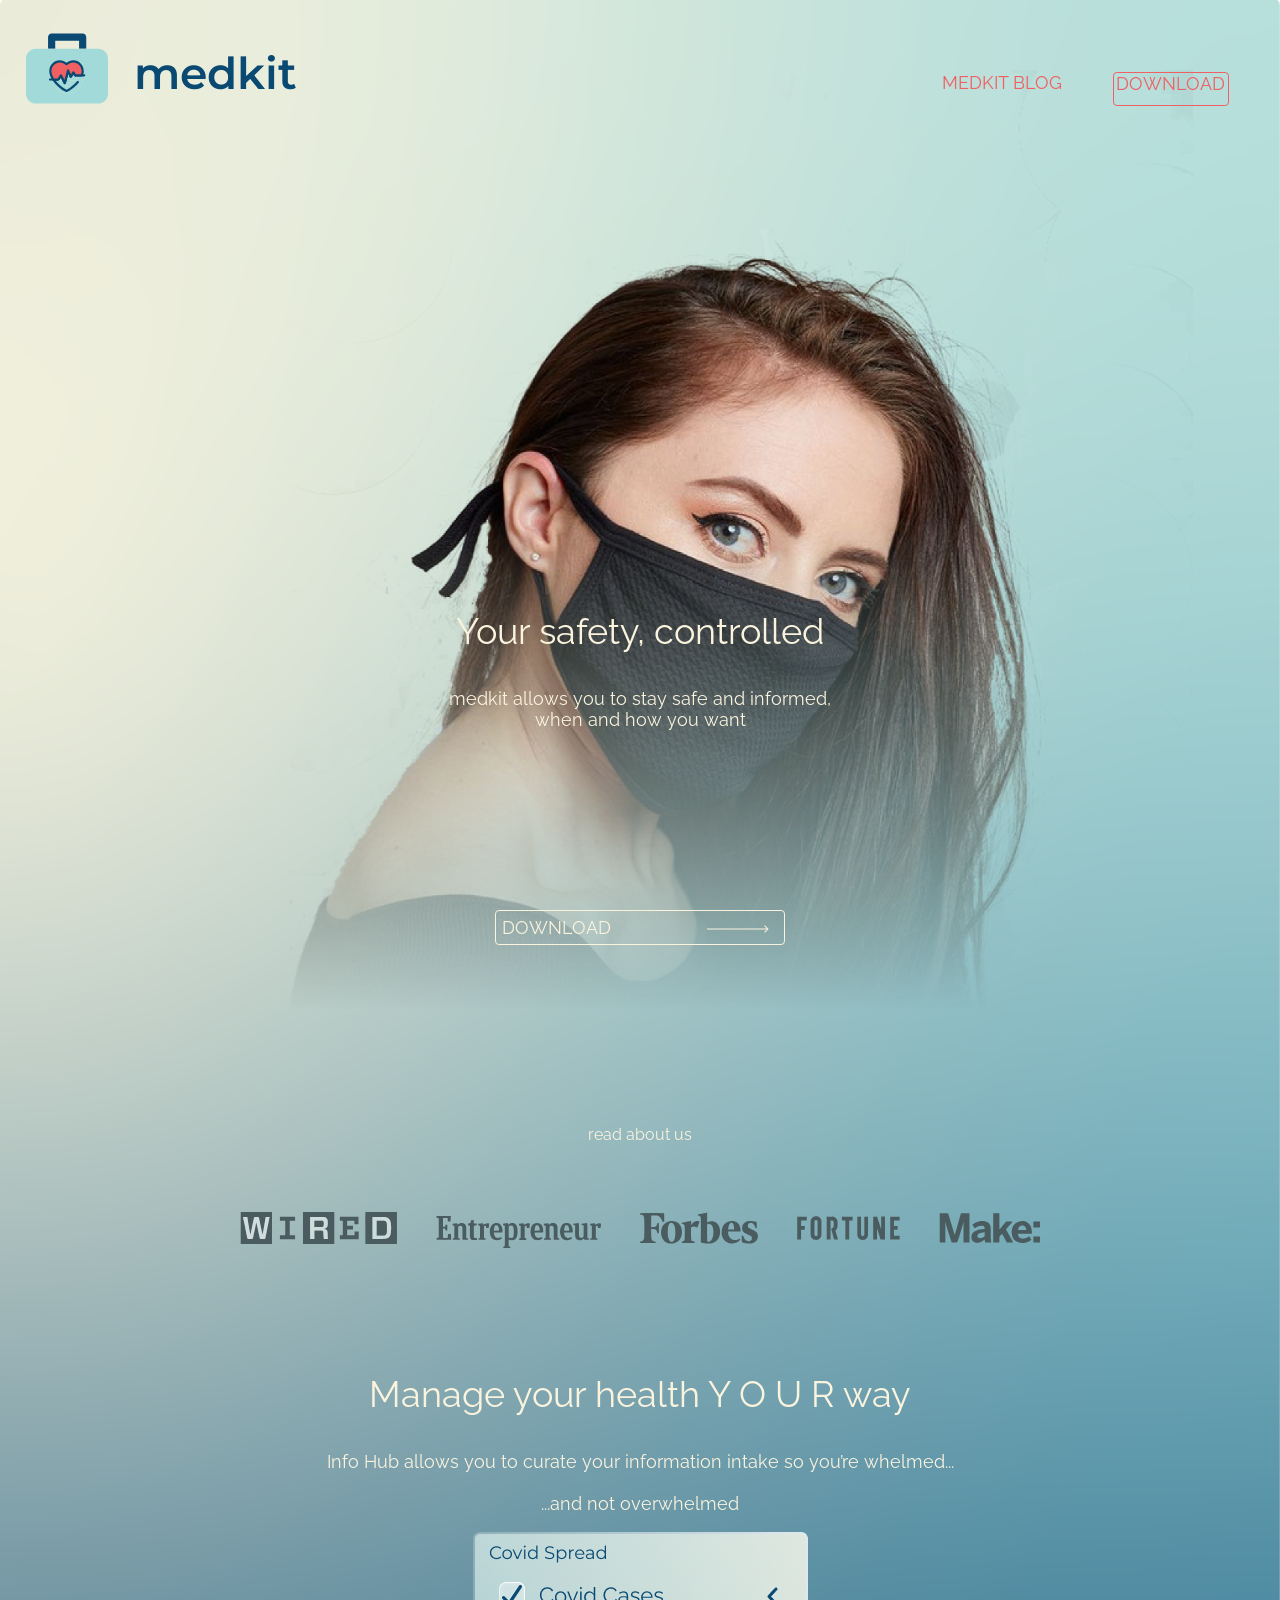
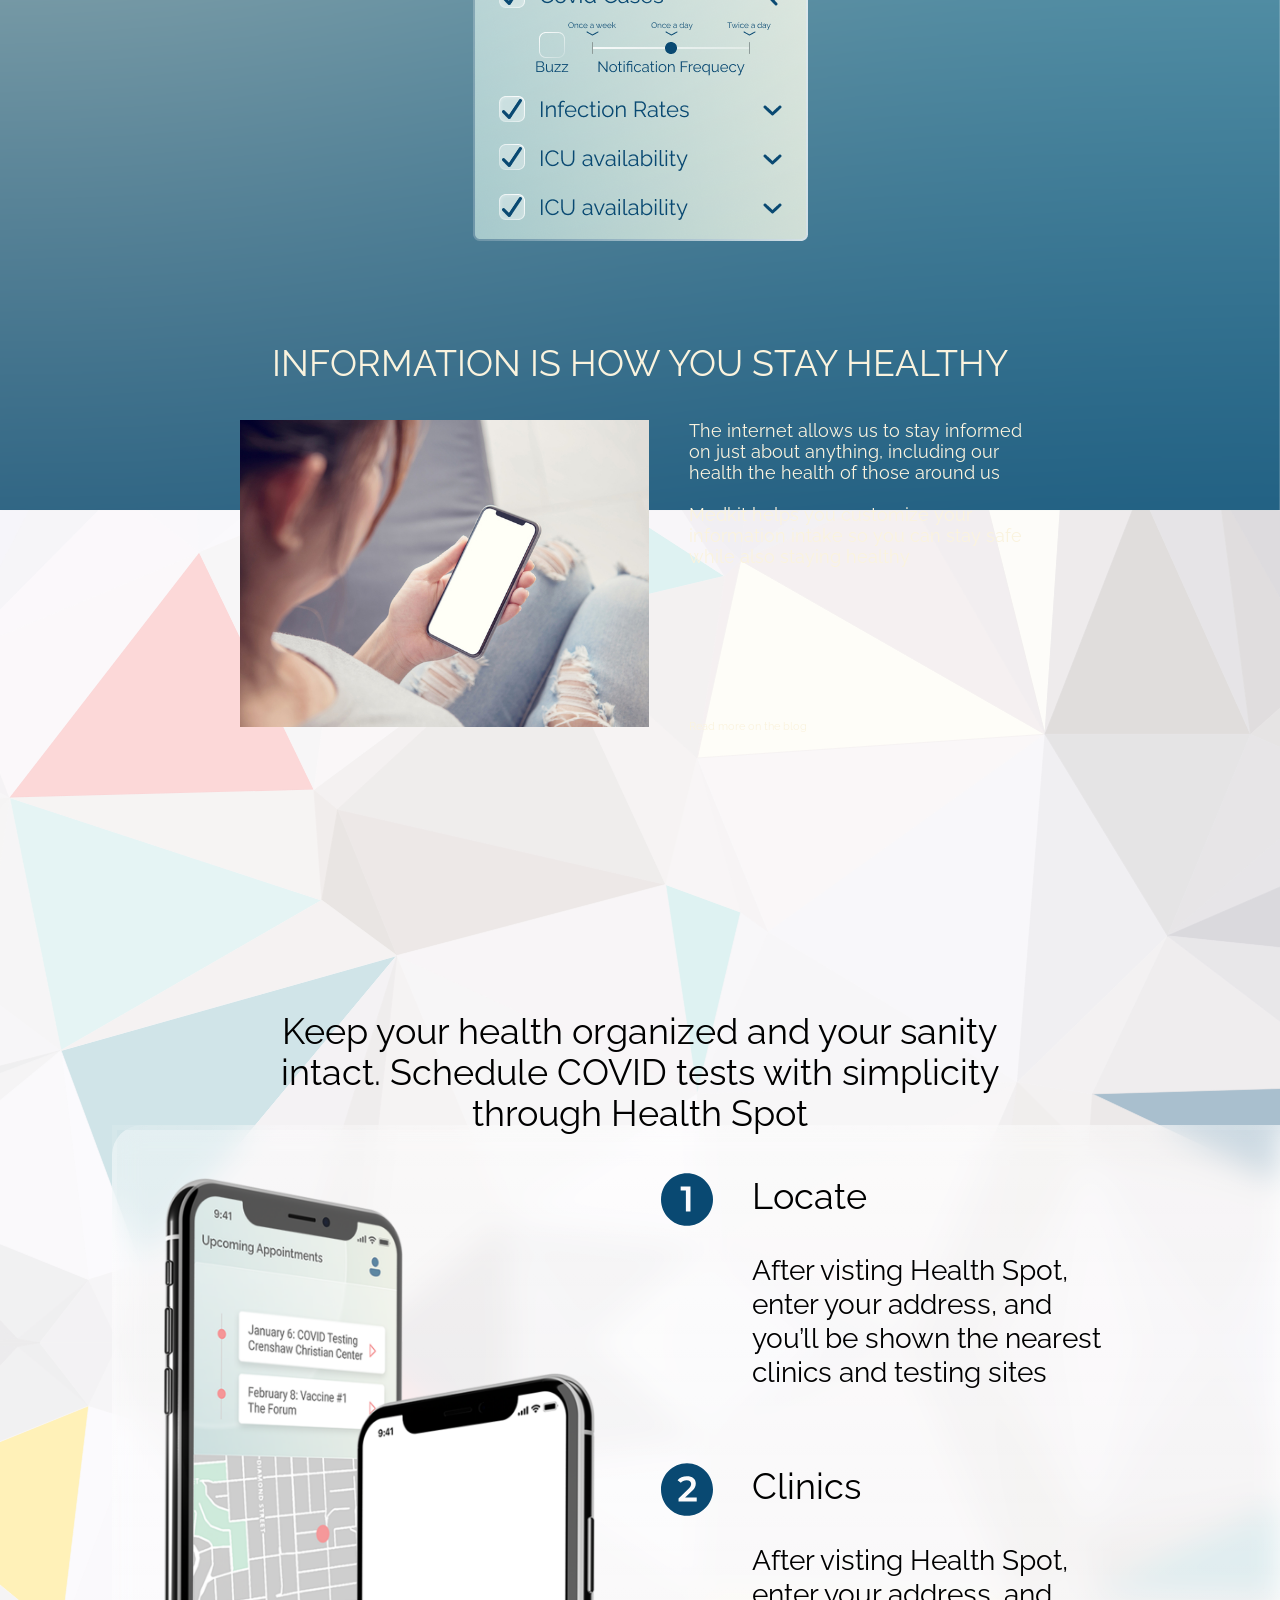
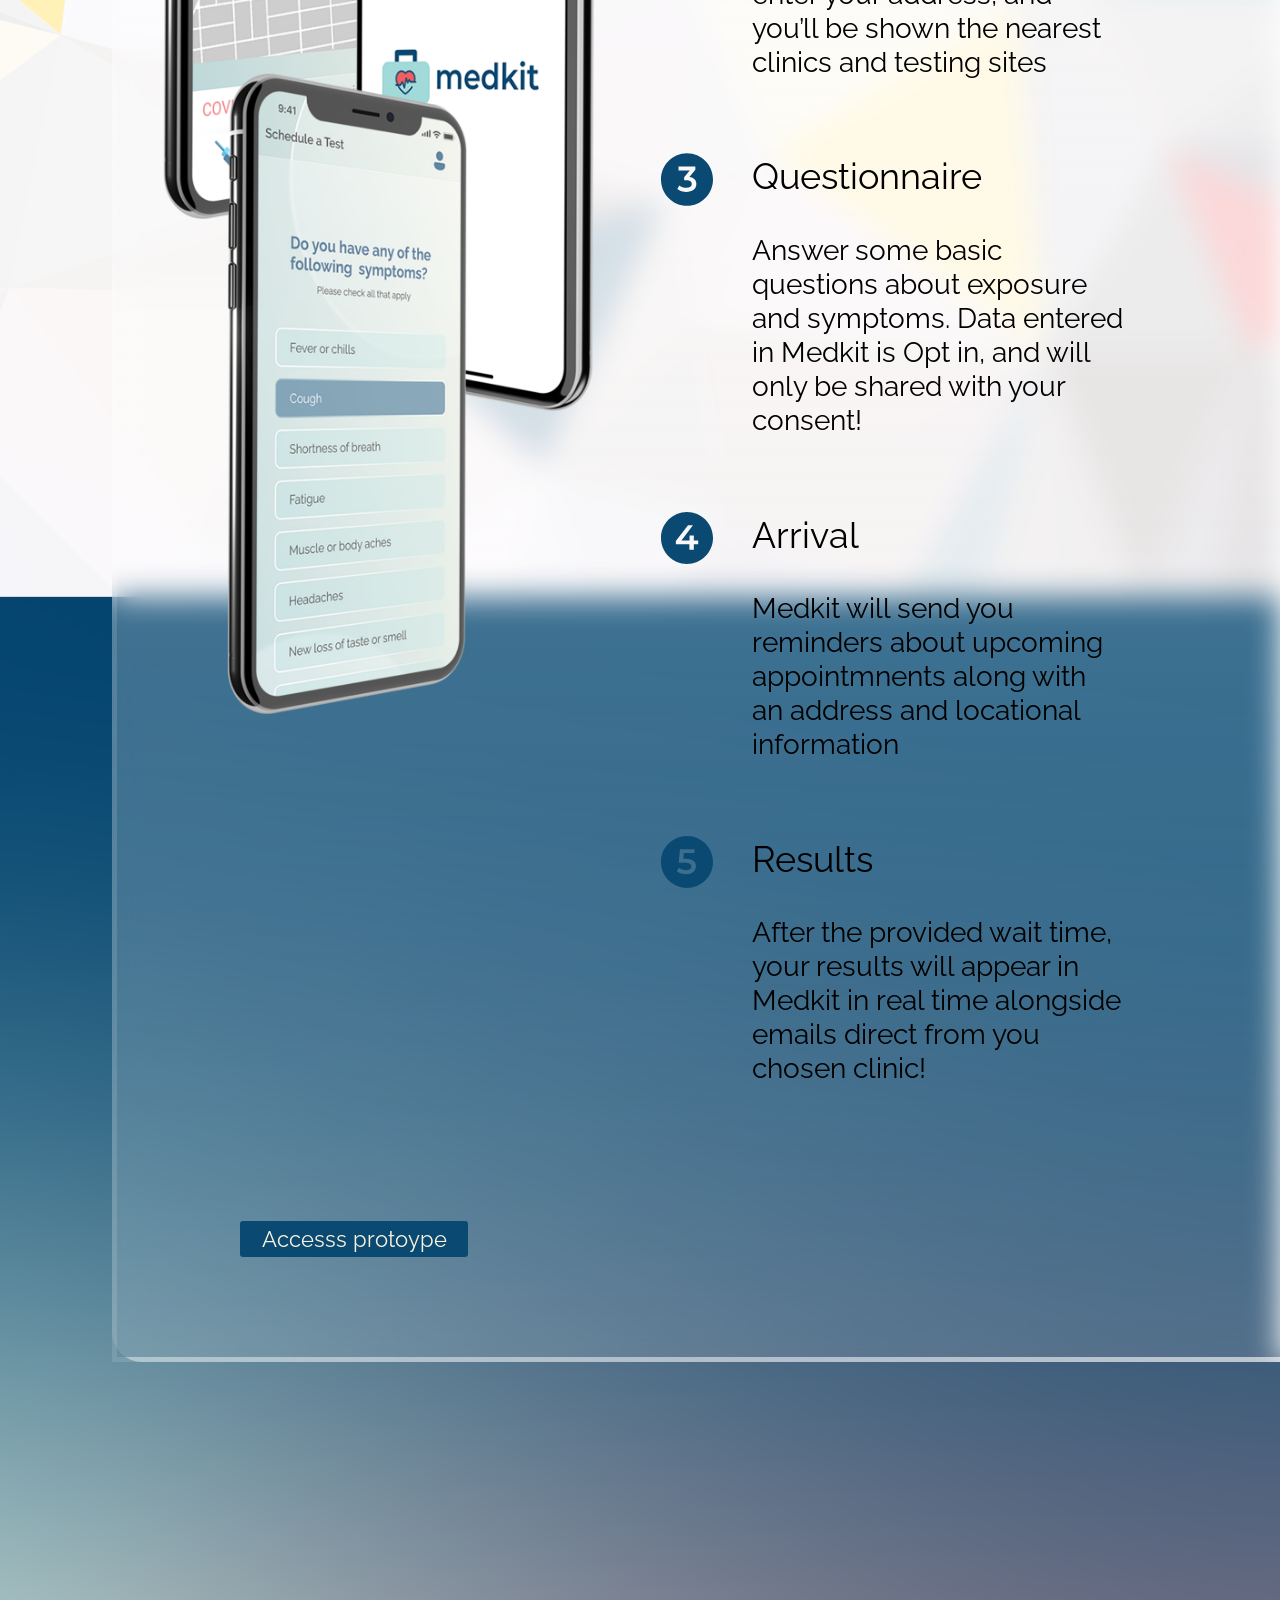
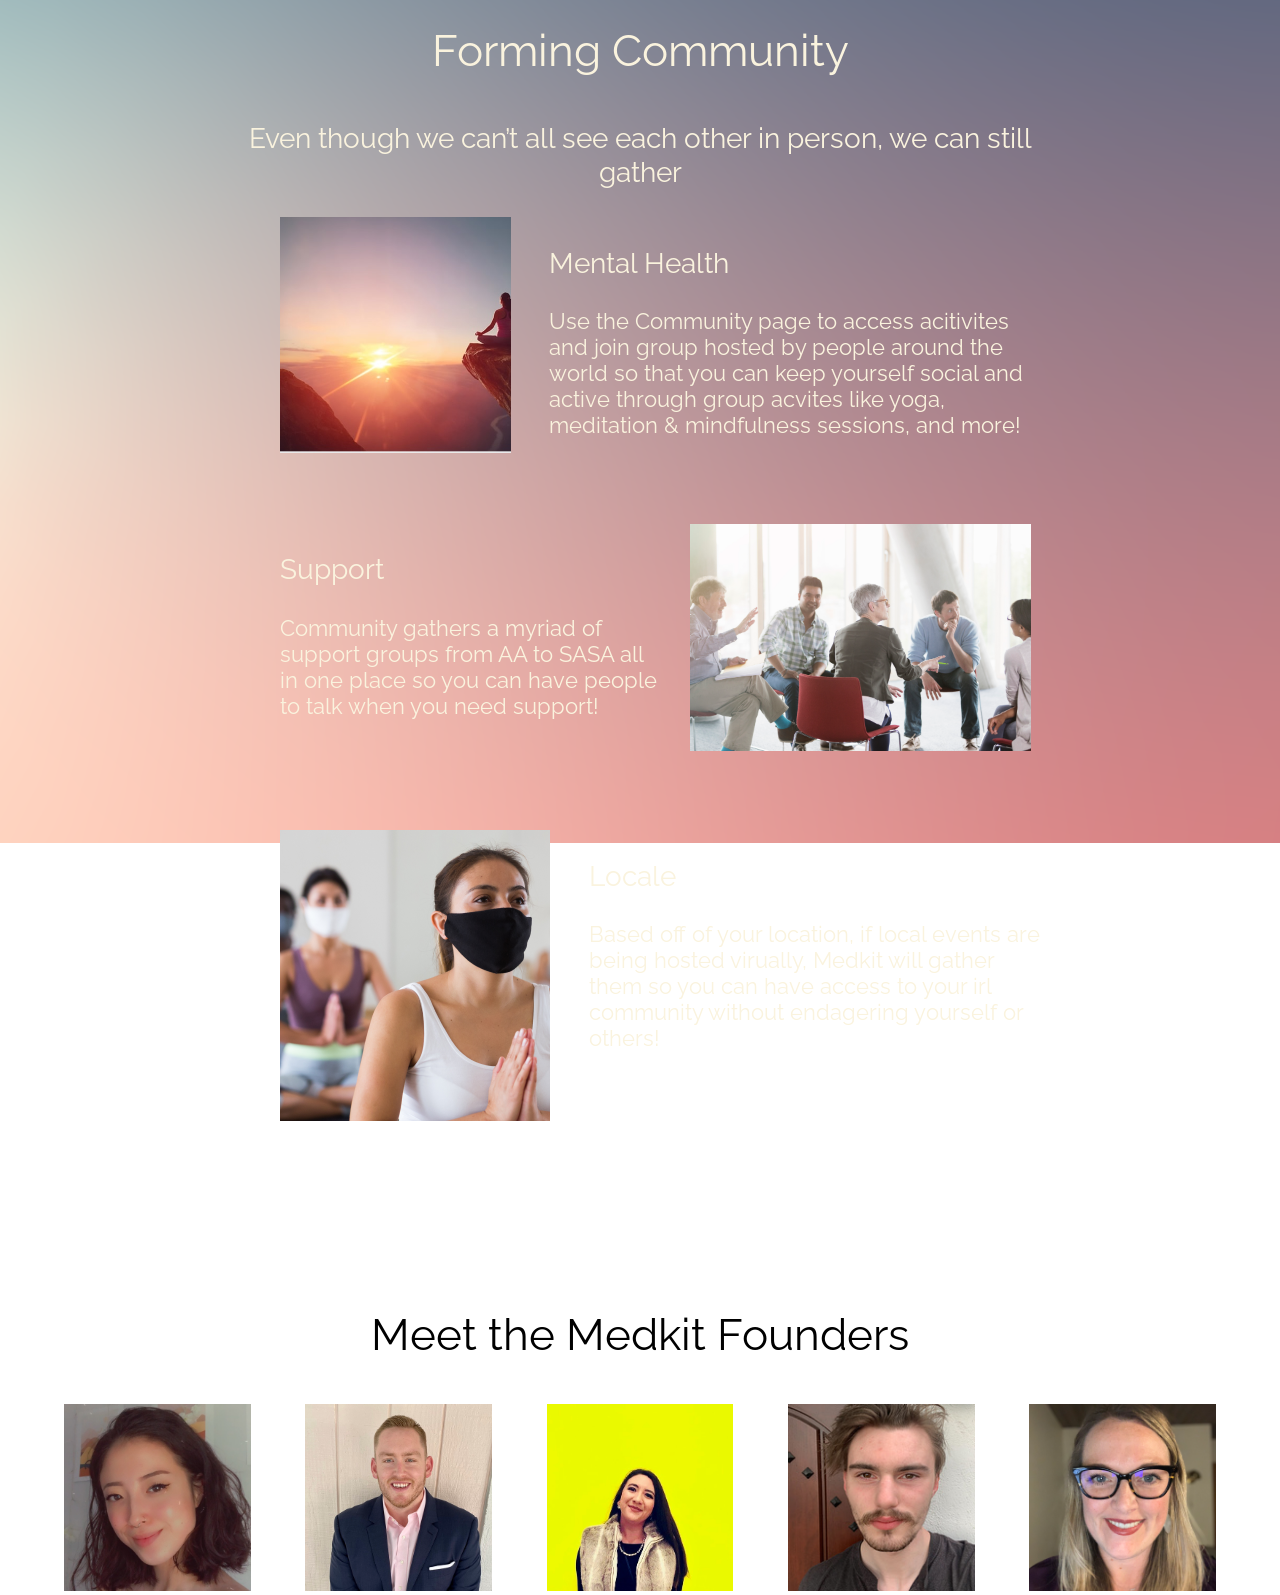
<file: index.html>
<!DOCTYPE html>
<html lang="en">
<head>
	<meta charset="UTF-8">
	<meta name="viewport" content="width=device-width, initial-scale=1.0">
	<title>Medkit</title>
	<link rel="shortcut icon" href="images/svgs/Logo.svg" type="image/png">
	<!-- Bootstrap CSS
	<link href="https://cdn.jsdelivr.net/npm/bootstrap@5.0.0-beta1/dist/css/bootstrap.min.css" rel="stylesheet" integrity="sha384-giJF6kkoqNQ00vy+HMDP7azOuL0xtbfIcaT9wjKHr8RbDVddVHyTfAAsrekwKmP1" crossorigin="anonymous">
	<link rel="preconnect" href="https://fonts.gstatic.com"> -->
	<link href="https://fonts.googleapis.com/css2?family=Raleway:wght@100;200;300;400;500;600;700;800;900&display=swap" rel="stylesheet">
	<link href="https://fonts.googleapis.com/css2?family=Montserrat:wght@100;200;300;400;500;600;700&family=Raleway:wght@100;200;300;400;500;600;700;800;900&display=swap" rel="stylesheet">
	<!-- FontAwesome
	<link rel="stylesheet" href="https://cdnjs.cloudflare.com/ajax/libs/font-awesome/5.15.2/css/all.min.css" integrity="sha512-HK5fgLBL+xu6dm/Ii3z4xhlSUyZgTT9tuc/hSrtw6uzJOvgRr2a9jyxxT1ely+B+xFAmJKVSTbpM/CuL7qxO8w==" crossorigin="anonymous" /> -->
	<!--  -->
	<link rel="stylesheet" href="index.css">
</head>
<body>
	<div class="background">
		<div class="backImg">
			<img src="images/svgs/background2.svg" alt="">
		</div>
		<img src="images/svgs/glassCircle.svg" alt="">
		<img src="images/svgs/glassCircle.svg" alt="">
		<img src="images/svgs/glassCircle.svg" alt="">
		<img src="images/svgs/glassCircle.svg" alt="">
	</div>
	<div class="rect"></div>
	<div class="header">
			<div class="leftside">
				<div class="logo">
					<img src="images/svgs/Logo.svg" alt="">
				</div>
				<div class="medkit">
					<p>medkit</p>
				</div>
			</div>
			<div class="rightside">
				<div class="blog">
					<a href="not-found.html">MEDKIT BLOG</a>
				</div>
				<div class="access1">
					<a href="not-found.html">DOWNLOAD</a>
				</div>
			</div>
	</div>
	<div class="container">
		<div class="lander">
			<div class="girl">
				<img src="images/masked.png" alt="">
			</div>
			<div class="text">
					<div class="safety">
						<p>Your safety, controlled</p>
				</div>
				<div class="medkit2">
					<p>medkit allows you to stay safe and informed,
					when and how you want</p>
				</div>
				<a href="not-found.html" class="downloadButton">
					<div class="access2">
						<p>DOWNLOAD</p>
					</div>
					<div class="arrow">
						<img src="images/svgs/Arrow 1.svg" alt="">
					</div>
				</a>
				<div class="read">
					<p>read about us</p>
				</div>
				<div class="mags">
					<img src="images/svgs/Wired.svg" alt="">
					<img id="EF" src="images/svgs/Entrepeneur.svg" alt="">
					<img src="images/svgs/Forbes.svg" alt="">
					<img src="images/svgs/Fortune.svg" alt="">
					<img src="images/svgs/Make.svg" alt="">
				</div>
			</div>
		</div>
		<div class="infoHub">
			<div class="manage">
				<p>Manage your health Y O U R way</p>
			</div>
			<div class="info">
				<p>Info Hub allows you to curate
					your information intake so you’re whelmed...
					<br>
					<br>
					...and not overwhelmed </p>
			</div>
			<div class="hubImage">
				<img src="images/svgs/appWindow.png" alt="">
			</div>
			<div class="hearing">
			</div>
			<div class="healthy">
				<p>INFORMATION IS HOW YOU STAY HEALTHY</p>
			</div>
			<div class="blogPlug">
				<div class="blogImg">
					<img src="images/usingSmartPhone.jpg" alt="">
				</div>
				<div class="blogText">
					<div class="internet">
						<p>The internet allows us to stay informed on 
						just about anything, including our health 
						the health of those around us
						<br>
						<br>
						Medkit helps you customize your information intake so you can stay safe while also staying healthy
						</p>
					</div>
					<div class="more">
						<a href="not-found.html">Read more on the blog</a>
					</div>
				</div>
			</div>
		</div>
		<div class="healthSpot">
			<div class="keep">
				<p>Keep your health organized and your sanity intact. Schedule COVID tests with simplicity through Health Spot</p>
			</div>
			<div class="pres">
				<div class="phones">
					<div class="phone1">
						<img src="images/map.png" alt="">
					</div>
					<div class="phone2">
						<img src="images/logo.png" alt="">
					</div>
					<div class="phone3">
						<img src="images/test.png" alt="">
					</div>
				</div>
				<li class="presList">
					<ul class="ul1">
						<img src="images/svgs/subtract.svg" alt="">
						<div class="listText1">
							<p class="lItem1">Locate</p>
							<p class="lItem2">After visting Health Spot, enter your address, and you’ll be shown the nearest clinics and testing sites</p>
						</div>
					</ul>
					<ul class="ul1">
						<img src="images/svgs/2.svg" alt="">
						<div class="listText1">
							<p class="lItem1">Clinics</p>
							<p class="lItem2">After visting Health Spot, enter your address, and you’ll be shown the nearest clinics and testing sites</p>
						</div>
					</ul>
					<ul class="ul1">
						<img src="images/svgs/3.svg" alt="">
						<div class="listText1">
							<p class="lItem1">Questionnaire</p>
							<p class="lItem2">Answer some basic questions about exposure and symptoms. Data entered in Medkit is Opt in, and will only be shared with your consent!</p>
						</div>
					</ul>
					<ul class="ul1">
						<img src="images/svgs/4.svg" alt="">
						<div class="listText1">
							<p class="lItem1">Arrival</p>
							<p class="lItem2">Medkit will send you reminders about upcoming appointmnents along with an address and locational information</p>
						</div>
					</ul>
					<ul class="ul1">
						<img src="images/svgs/5.svg" alt="">
						<div class="listText1">
							<p class="lItem1">Results</p>
							<p class="lItem2">After the provided wait time, your results will appear in Medkit in real time alongside emails direct from you chosen clinic!</p>
						</div>
					</ul>
				</li>
			</div>
			<a href="not-found.html" class="access3">
				<p>Accesss protoype</p>
			</a>
			<div class="glass1 border"></div>
		</div>
		<div class="community">
			<div class="forming">
				<p>Forming Community</p>
			</div>
			<div class="even">
				<p>Even though we can’t all see each other in person, we can still gather</p>
			</div>
			<li class="activites">
				<ul class="ul2">
					<div class="mask">
						<div class="content">
							<img src="images/mental.jpeg" alt="">
						</div>
					</div>
					<div class="listText2">
						<div class="top">
							<p>Mental Health</p>
						</div>
						<div class="bot">
							<p>Use the Community page to access acitivites and join group hosted by people around the world so that you can keep yourself social and active through group acvites like yoga, meditation & mindfulness sessions, and more! </p>
						</div>
					</div>
				</ul>
				<ul class="ul2">
					<div class="listText3">
							<div class="top">
							<p>Support</p>
						</div>
						<div class="bot fix">
							<p>Community gathers a myriad of support groups from AA to SASA all in one place so you can have people to talk when you need support! </p>
						</div>
					</div>
					<div class="mask">
						<div class="content">
							<img src="images/support.jpg" alt="">
						</div>
					</div>
				</ul>
				<ul class="ul2">
					<div class="mask">
						<div class="content">
							<img src="images/social.png" alt="">
						</div>
					</div>
					<div class="listText2">
							<div class="top">
							<p>Locale</p>
						</div>
						<div class="bot">
							<p>Based off of your location, if local events are being hosted virually, Medkit will gather them so you can have access to your irl community without endagering yourself or others!</p>
						</div>
					</div>
					
				</ul>
			</li>
		</div>
	</div>
	<div class="founders">
			<div class="meet">
				<p>Meet the Medkit Founders</p>
			</div>
			<div class="founderImgs">
				<div class="founder sonia">
					<img src="images/sonia.jpeg" alt="">
				</div>
				<div class="founder scott">
					<img src="images/scott.jpeg" alt="">
				</div>
				<div class="founder vic">
					<img src="images/vic.jpeg" alt="">
				</div>
				<div class="founder jacob">
					<img src="images/me.jpeg" alt="">
				</div>
				<div class="founder sara">
					<img src="images/sara.png" alt="">
				</div>
			</div>
	</div>
</body>
<script src=""></script>
</html>
</file>
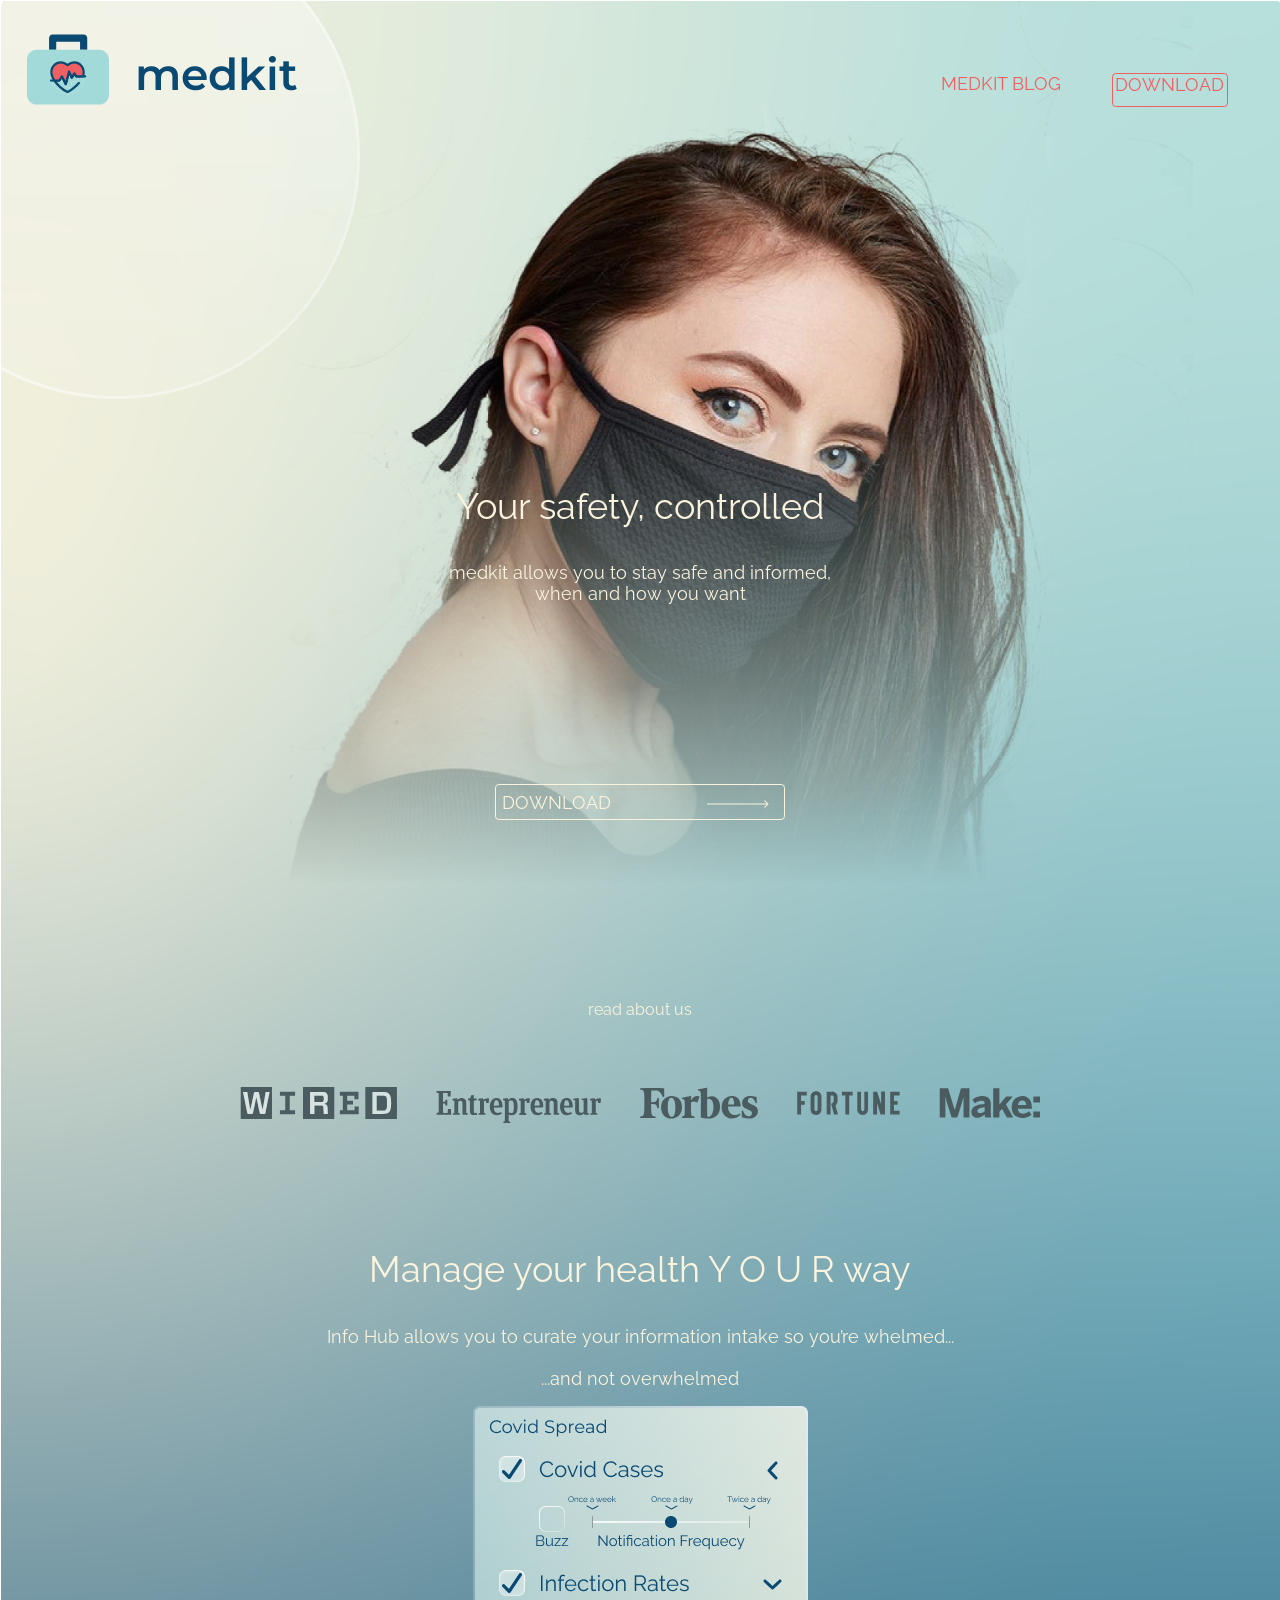
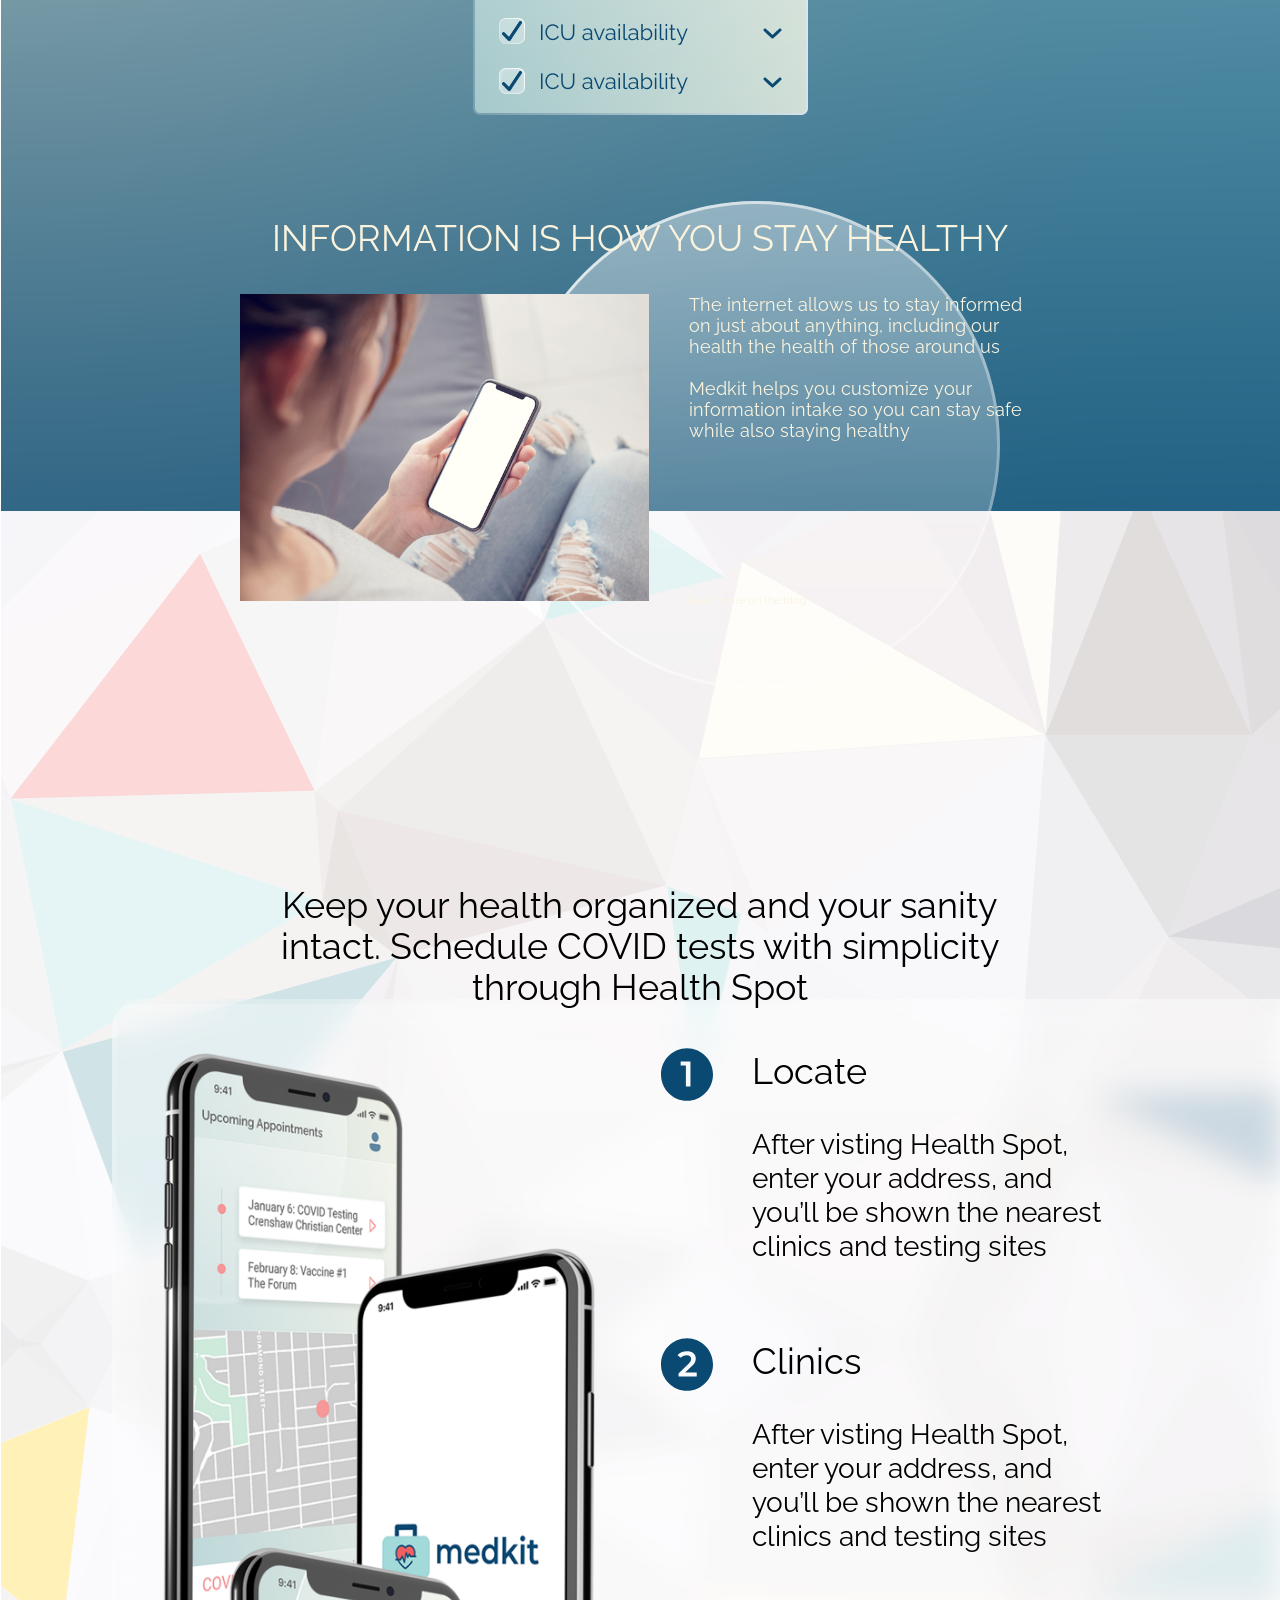
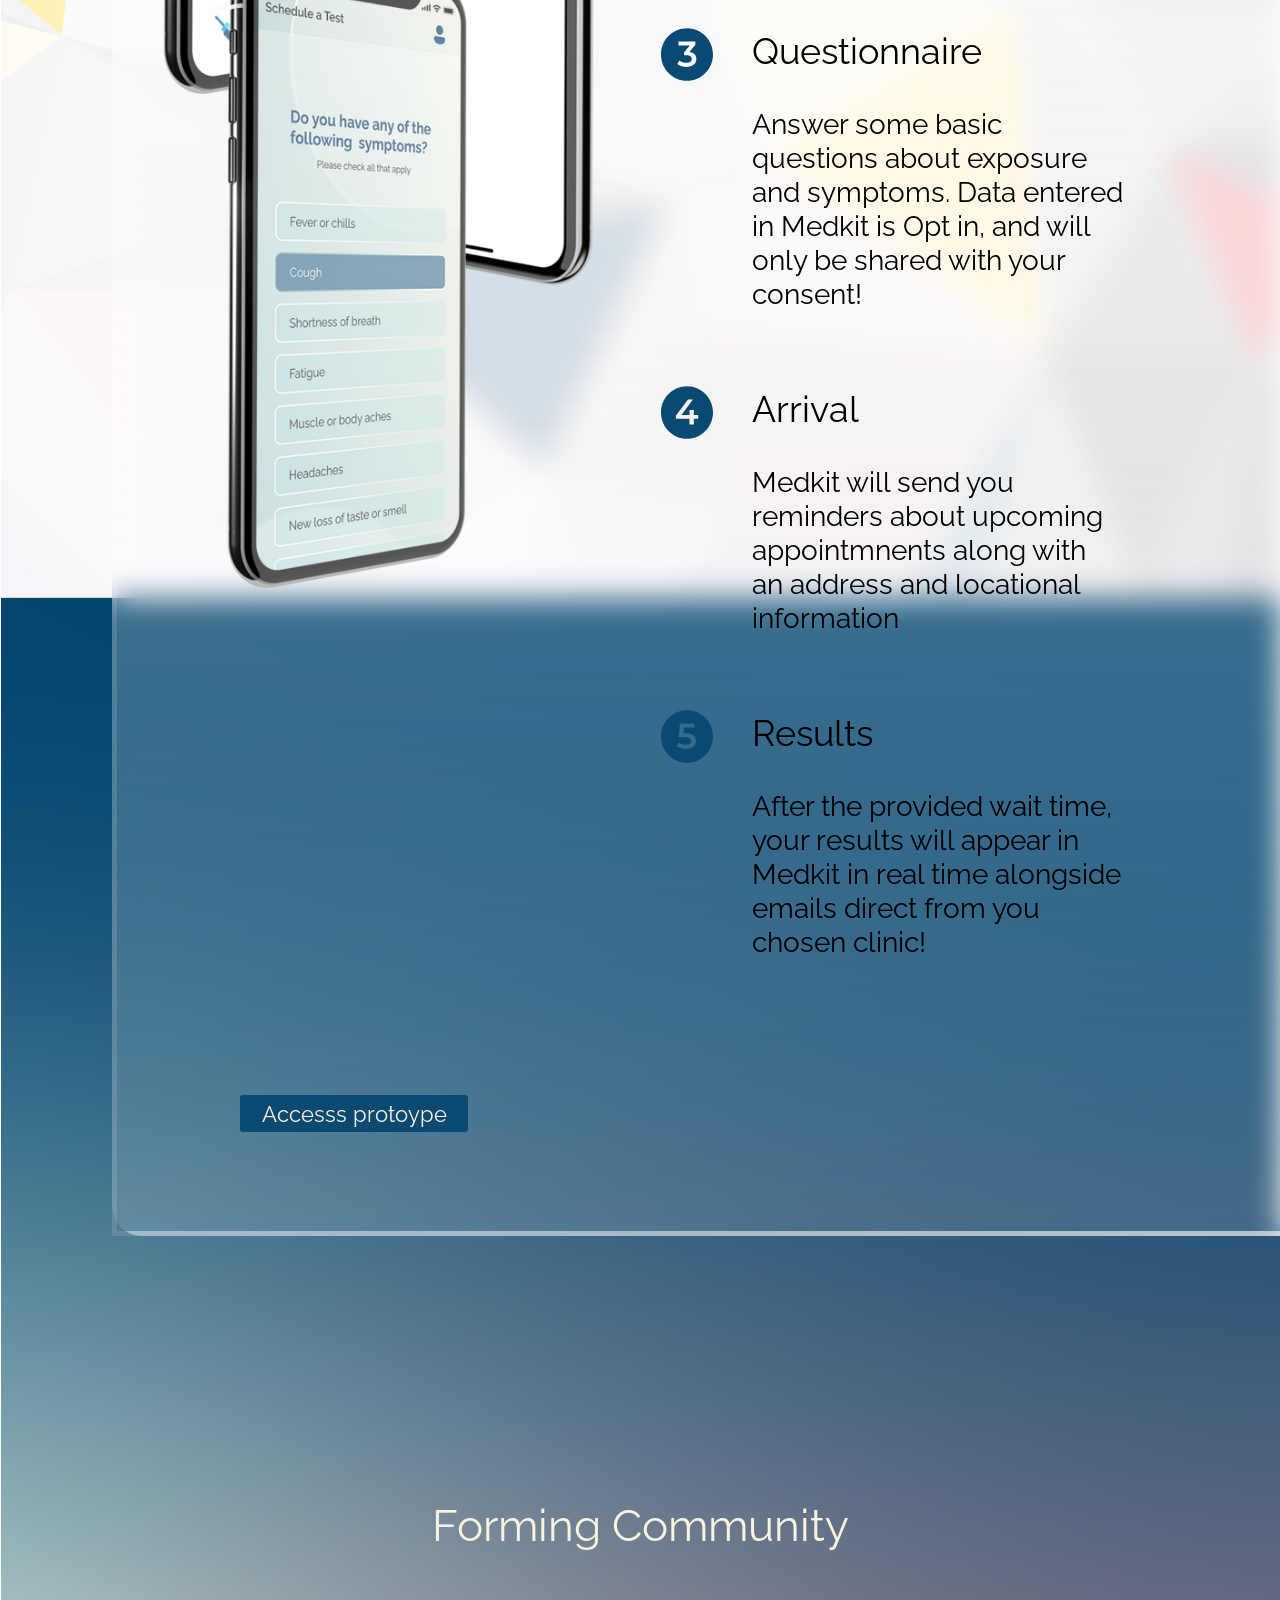
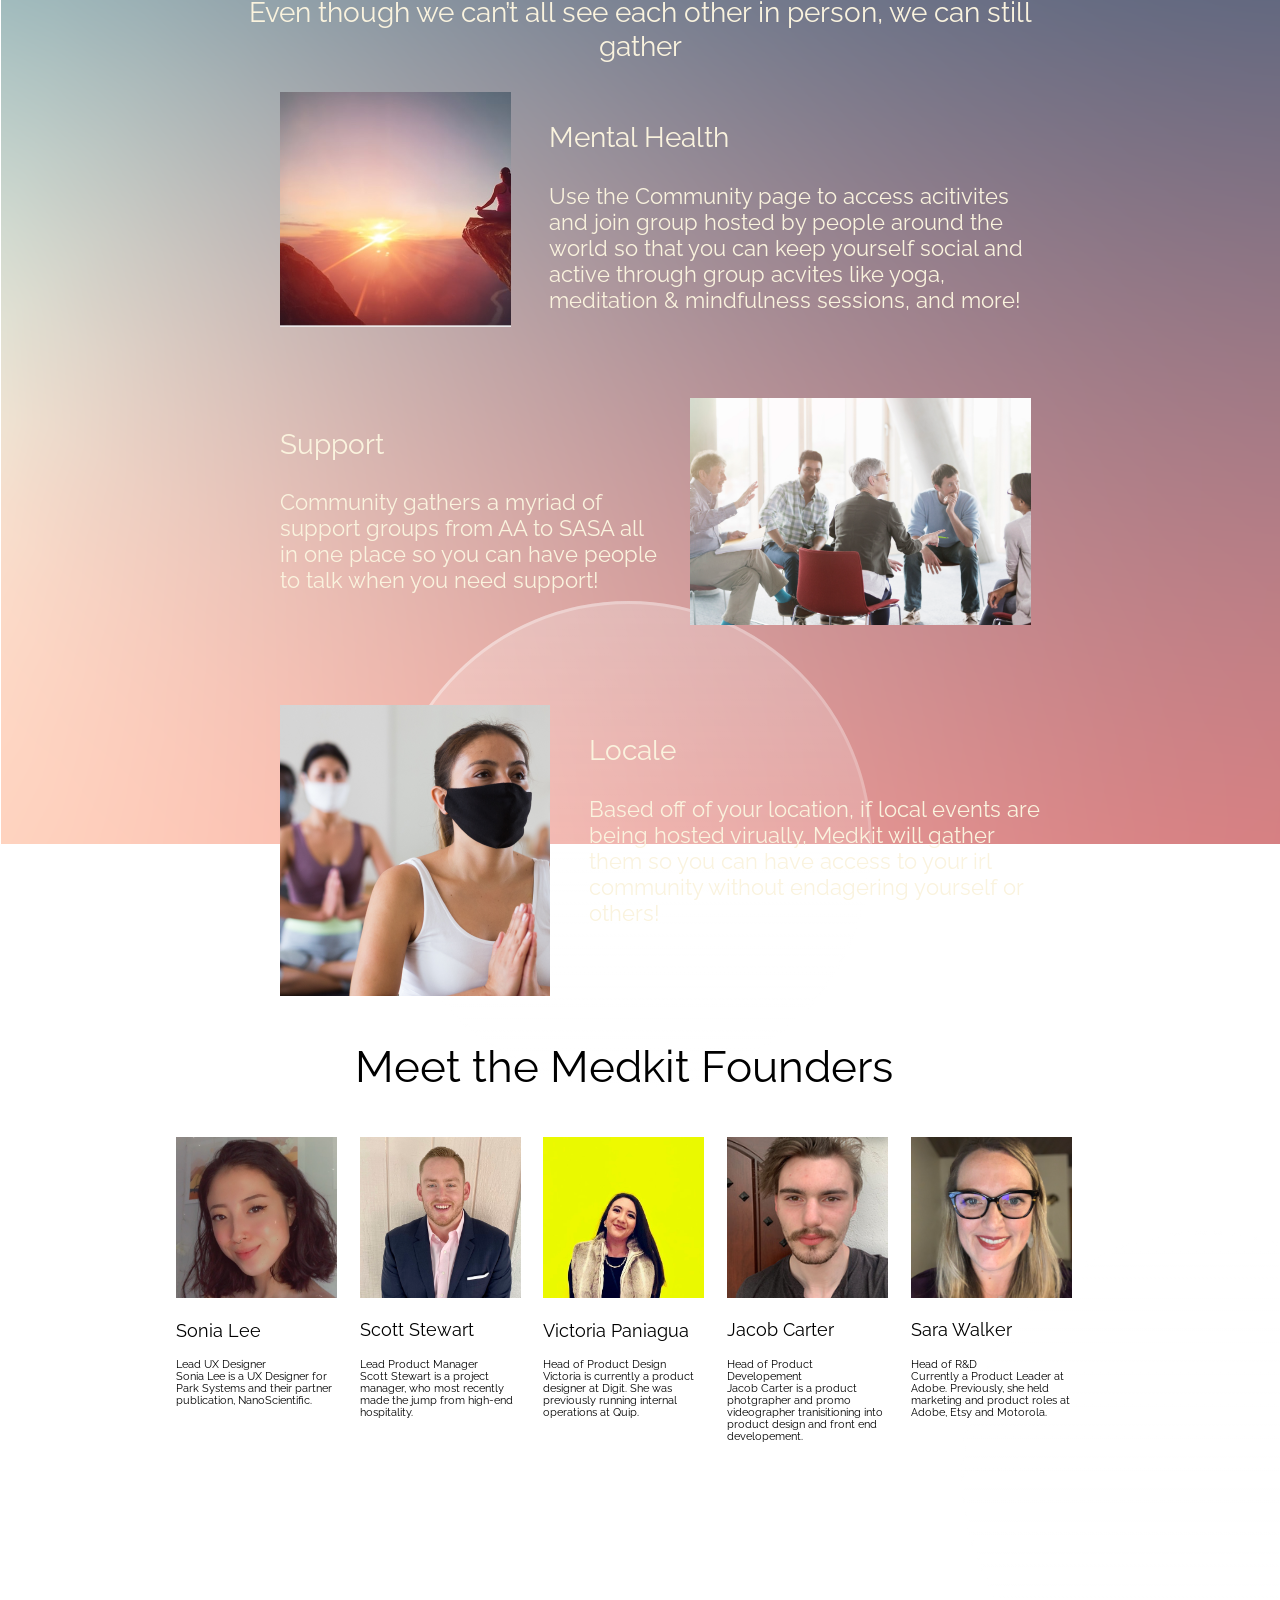
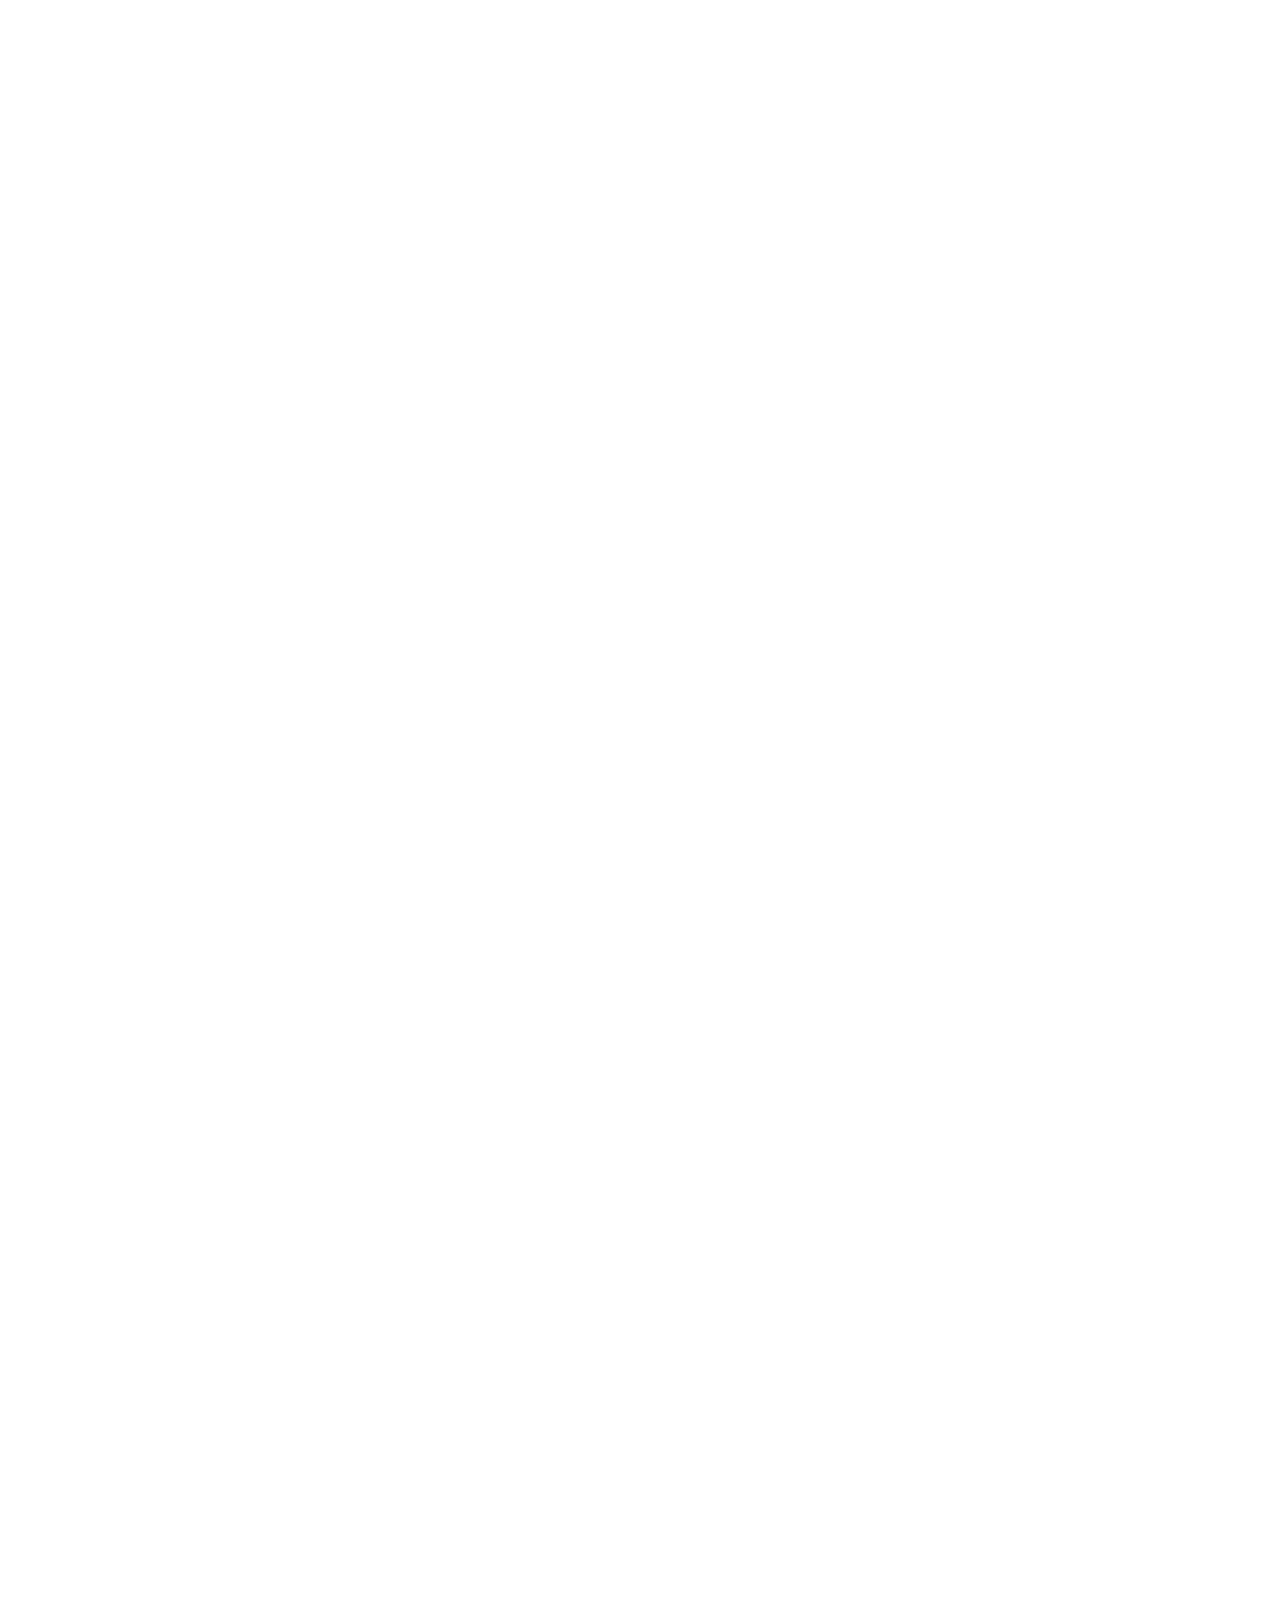
<file: test.html>
<!DOCTYPE html>
<html lang="en">
<head>
	<meta charset="UTF-8">
	<meta name="viewport" content="width=device-width, initial-scale=1, shrink-to-fit=no">
	<title>Medkit</title>
	<link rel="shortcut icon" href="images/svgs/Logo.svg" type="image/png">
	<link href="https://fonts.googleapis.com/css2?family=Raleway:wght@100;200;300;400;500;600;700;800;900&display=swap" rel="stylesheet">
	<link href="https://fonts.googleapis.com/css2?family=Montserrat:wght@100;200;300;400;500;600;700&family=Raleway:wght@100;200;300;400;500;600;700;800;900&display=swap" rel="stylesheet">
	<!-- <link rel="stylesheet" href="index.css"> -->
	<link rel="stylesheet" href="test.css">
</head>
<body>
	<div class="background">
		<div class="backImg">
			<img src="images/svgs/background2.svg" alt="">
		</div>
		<div class="backImg2">
			<img src="images/svgs/backPhone.svg" alt="">
		</div>
		<img  id="c1" src="images/svgs/glassCircle.svg" alt="">
		<img class="selector2" lax_preset_blurInOut:213:39 id="c2" src="images/svgs/glassCircle.svg" alt="">
		<img id="c3" src="images/svgs/glassCircle.svg" alt="">
		<img id="c4" src="images/svgs/glassCircle.svg" alt="">
	</div>
	<div class="rect"></div>
	<div class="header">
			<div class="leftside">
				<div class="logo">
					<img src="images/svgs/Logo.svg" alt="">
				</div>
				<div class="medkit">
					<p>medkit</p>
				</div>
			</div>
			<div class="rightside">
				<div class="blog">
					<a href="not-found.html">MEDKIT BLOG</a>
				</div>
				<div class="access1">
					<a href="not-found.html">DOWNLOAD</a>
				</div>
			</div>
	</div>
	<div class="container">
		<div class="lander">
			<div class="girl">
				<img src="images/masked.png" alt="">
			</div>
			<div class="text">
					<div class="safety">
						<p>Your safety, controlled</p>
				</div>
				<div class="medkit2">
					<p>medkit allows you to stay safe and informed,
					when and how you want</p>
				</div>
				<a href="not-found.html" class="downloadButton">
					<div class="access2">
						<p>DOWNLOAD</p>
					</div>
					<div class="arrow">
						<img src="images/svgs/Arrow 1.svg" alt="">
					</div>
				</a>
				<div class="read">
					<p>read about us</p>
				</div>
				<div class="mags">
					<img src="images/svgs/Wired.svg" alt="">
					<img id="EF" src="images/svgs/Entrepeneur.svg" alt="">
					<img src="images/svgs/Forbes.svg" alt="">
					<img src="images/svgs/Fortune.svg" alt="">
					<img src="images/svgs/Make.svg" alt="">
				</div>
			</div>
		</div>
		<div class="infoHub">
			<div class="manage">
				<p>Manage your health Y O U R way</p>
			</div>
			<div class="info">
				<p>Info Hub allows you to curate
					your information intake so you’re whelmed...
					<br>
					<br>
					...and not overwhelmed </p>
			</div>
			<div class="hubImage">
				<img src="images/svgs/appWindow.png" alt="">
			</div>
			<div class="hearing">
			</div>
			<div class="healthy">
				<p>INFORMATION IS HOW YOU STAY HEALTHY</p>
			</div>
			<div class="blogPlug">
				<div class="blogImg">
					<img src="images/usingSmartPhone.jpg" alt="">
				</div>
				<div class="blogText">
					<div class="internet">
						<p>The internet allows us to stay informed on 
						just about anything, including our health 
						the health of those around us
						<br>
						<br>
						Medkit helps you customize your information intake so you can stay safe while also staying healthy
						</p>
					</div>
					<div class="more">
						<a href="not-found.html">Read more on the blog</a>
					</div>
				</div>
			</div>
		</div>
		<div class="healthSpot">
			<div class="keep">
				<p>Keep your health organized and your sanity intact. Schedule COVID tests with simplicity through Health Spot</p>
			</div>
			<div class="pres">
				<div class="phones">
					<div class="phone1">
						<img src="images/map.png" alt="">
					</div>
					<div class="phone2">
						<img src="images/logo.png" alt="">
					</div>
					<div class="phone3">
						<img src="images/test.png" alt="">
					</div>
				</div>
				<li class="presList">
					<ul class="ul1">
						<img src="images/svgs/subtract.svg" alt="">
						<div class="listText1">
							<p class="lItem1">Locate</p>
							<p class="lItem2">After visting Health Spot, enter your address, and you’ll be shown the nearest clinics and testing sites</p>
						</div>
					</ul>
					<ul class="ul1">
						<img src="images/svgs/2.svg" alt="">
						<div class="listText1">
							<p class="lItem1">Clinics</p>
							<p class="lItem2">After visting Health Spot, enter your address, and you’ll be shown the nearest clinics and testing sites</p>
						</div>
					</ul>
					<ul class="ul1">
						<img src="images/svgs/3.svg" alt="">
						<div class="listText1">
							<p class="lItem1">Questionnaire</p>
							<p class="lItem2">Answer some basic questions about exposure and symptoms. Data entered in Medkit is Opt in, and will only be shared with your consent!</p>
						</div>
					</ul>
					<ul class="ul1">
						<img src="images/svgs/4.svg" alt="">
						<div class="listText1">
							<p class="lItem1">Arrival</p>
							<p class="lItem2">Medkit will send you reminders about upcoming appointmnents along with an address and locational information</p>
						</div>
					</ul>
					<ul class="ul1">
						<img src="images/svgs/5.svg" alt="">
						<div class="listText1">
							<p class="lItem1">Results</p>
							<p class="lItem2">After the provided wait time, your results will appear in Medkit in real time alongside emails direct from you chosen clinic!</p>
						</div>
					</ul>
				</li>
			</div>
			<a href="not-found.html" class="access3">
				<p>Accesss protoype</p>
			</a>
			<div class="glass1 border"></div>
		</div>
		<div class="community">
			<div class="forming">
				<p>Forming Community</p>
			</div>
			<div class="even">
				<p>Even though we can’t all see each other in person, we can still gather</p>
			</div>
			<li class="activites">
				<ul class="ul2">
					<div class="mask">
						<div class="content">
							<img src="images/mental.jpeg" alt="">
						</div>
					</div>
					<div class="listText2">
						<div class="top">
							<p>Mental Health</p>
						</div>
						<div class="bot">
							<p>Use the Community page to access acitivites and join group hosted by people around the world so that you can keep yourself social and active through group acvites like yoga, meditation & mindfulness sessions, and more! </p>
						</div>
					</div>
				</ul>
				<ul class="ul2">
					<div class="listText3">
							<div class="top">
							<p>Support</p>
						</div>
						<div class="bot fix">
							<p>Community gathers a myriad of support groups from AA to SASA all in one place so you can have people to talk when you need support! </p>
						</div>
					</div>
					<div class="mask">
						<div class="content">
							<img src="images/support.jpg" alt="">
						</div>
					</div>
				</ul>
				<ul class="ul2">
					<div class="mask">
						<div class="content">
							<img src="images/social.png" alt="">
						</div>
					</div>
					<div class="listText2">
							<div class="top">
							<p>Locale</p>
						</div>
						<div class="bot">
							<p>Based off of your location, if local events are being hosted virually, Medkit will gather them so you can have access to your irl community without endagering yourself or others!</p>
						</div>
					</div>
					
				</ul>
			</li>
		</div>
		<div class="founders">
			<div class="meet">
				<p>Meet the Medkit Founders</p>
			</div>
			<div class="founderImgs">
				<div class="founder sonia">
					<img src="images/sonia.jpeg" alt="">
					<p class="title">Sonia Lee</p>
					<p class="descrip">Lead UX Designer
					<br>
					Sonia Lee is a UX Designer for Park Systems and their partner publication, NanoScientific.
					</p>
				</div>
				<div class="founder scott">
					<img src="images/scott.jpeg" alt="">
					<p class="title">Scott Stewart</p>
					<p class="descrip">
						Lead Product Manager
						<br>
						Scott Stewart is a project manager, who most recently made the jump from high-end hospitality.
					</p>
				</div>
				<div class="founder vic">
					<img src="images/vic.jpeg" alt="">
					<p class="title">Victoria Paniagua</p>
					<p class="descrip">
						Head of Product Design
						<br>
						Victoria is currently a product designer at Digit. She was previously running internal operations at Quip.
					</p>
				</div>
				<div class="founder jacob">
					<img src="images/me.jpeg" alt="">
					<p class="title">Jacob Carter</p>
					<p class="descrip">								Head of Product 		Developement
						<br>
						Jacob Carter is a product photgrapher and promo videographer tranisitioning into product design and front end developement.
					</p>
				</div>
				<div class="founder sara">
					<img src="images/sara.png" alt="">
					<p class="title">Sara Walker</p>
					<p class="descrip">
						Head of R&D
						<br>
						Currently a Product Leader at Adobe. Previously, she held marketing and product roles at Adobe, Etsy and Motorola.
					</p>
				</div>
			</div>
		</div>
	</div>
	
</body>
</html>
</file>
<file: index.css>
body{
    font-family: 'Raleway', sans-serif;
    margin: 0em;
    text-align: center;
}

li{
    list-style: none;
}

a{
    color: inherit;
    text-decoration: none;
}

.background{
    position: absolute;
    z-index: -1;
}

#c1{
    position: absolute;
    z-index: 1;
    top: -10vh;
    left: -10vw;
}

#c2{
    position: absolute;
    z-index: 1;
    top: 200vh;
    left: 40vw;
}

#c3{
    position: absolute;
    z-index: 1;
    top: 600vh;
    left: 30vw;
    opacity: 60%;
}

#c4{
    position: absolute;
    z-index: 1;
    top: 670vh;
    left: 75vw;
    opacity: 40%;
}

.backImg img{
    width: 100vw;
    position: absolute;
    left: 0;
}

/* .rect{
    width: 62.5vw;
    height: 400vh;
    border: 1px solid black;
    position: absolute;
    z-index: 1;
    margin-left: auto;
    margin-right: auto;
    left: 0;
    right: 0;
    text-align: center;
} */

.header{
    display: flex;
    /* align-items: center; */
    justify-content: space-between;
    top: 1vh;
    position: relative;
    z-index: 5;
}

.leftside{
    display: flex;
    padding-left: 2vw;
    align-items: center;
}

.logo img{
    width: 6.4583vw;
}

.medkit{
    font-family: 'Montserrat', sans-serif;
    font-weight: 600;
    position: relative;
    padding-top: .5vh;
    padding-left: 2vw;
    color: #094972;
}

.medkit p{
    margin: 0;
}

.rightside{
    display: flex;
    color: #F05F62;
    position: relative;
    padding-right: 2vw;
}

.rightside div{
    margin: 5vh 2vw;
    position: relative;
    top: 2vh;
}

.access1{
    border: 1px solid #F05F62;
    border-radius: .3vw;
    height: 3.5vh;
    padding: 0 .2vw;
}

.access1 a{
    margin-top: .25vh;
}

.container{
    width: 62.5vw;
    height: 660vh;
    margin: 0 auto;
    align-content: center;
    z-index: 4;
}

.lander{
    height: 121vh;
    color: #FAF3DE;
}

.girl img{
    height: 110.73170731707317vh;
    position: relative;
    top: -20vh;
    padding-left: calc(38.39517361111111vw/9.9);
}

.text{
    position: relative;
    text-align: center;
    align-items: center;
    top: -75vh;
}

.medkit2{
    width: 30vw;
    margin-left: auto;
    margin-right: auto;
}

.downloadButton{
    display: flex;
    border: 1px solid #FAF3DE;
    border-radius: .3vw;
    width: 22.5694vw;
    align-items: center;
    color: #FAF3DE;
    margin-left: auto;
    margin-right: auto;
    margin-top: 20vh;
}

.access2{
    padding: .5vw;
}

.arrow{
    padding-left: 7vw;
}

.read{
    margin-top: 20vh;
}

.access2 p{
    margin: 0em;
}

.mags{
    justify-content: space-between;
    display: flex;
    margin-top: 7vh;
}

#EF{
    padding-top: 1vh;
}

.infoHub{
    position: relative;
    text-align: center;
    align-items: center;
    color: #FAF3DE;
    margin-bottom: 15vh;
}

.hearing{
    height: 7vh;
}

.blogPlug{
    text-align: left;
    display: flex;
}

.blogImg img{
    width: 31.94vw;
}

.blogText div{
    margin-bottom: 17vh;
    margin-left: 3.125vw;
}

.blogText p{
    margin: 0%;
}

.healthSpot{
    height: 240vh;
}

.keep{
    position: relative;
    top: -1vh;
}

.pres{
    display: flex;
    position: relative;
    left: -6vw;
    text-align: left;
    height: 195vh;
}
.phones div{
    position: relative;
}

.phones :nth-child(2){
    top: -50vh;
    left: 15vw;
}

.phones :last-child{
    top: -88vh;
    left: 5vw;
}

.phones img{
    width: 18.75vw;
}

.presList{
    position: relative;
    top: -3vh;
    padding-left: 17vw;
}

.lItem1{
    margin-bottom: 3.9vh;
}

.lItem2{
    width: 29vw;
}

.ul1{
    display: flex;
}

.ul1:nth-child(n+2){
    margin-top: 4.5vh;
}

.ul1 img{
    width: 4.0972vw;
    height: 7.19512vh;
    padding-right: 3vw;
}

.listText1 :first-child{
    margin-top: 1vh;
}

.access3{
    position: relative;
    top: -15vh;
    
}

.access3 p{
    color: #FAF3DE;
    background-color: #094972;
    width: 17vw;
    border-radius: 3px;
    padding: .6vh;
}

.glass1{
    position: relative;
    z-index: -1;
    left: -10vw;
    top: -210vh;
    width: 95vw;
    height: 203vh;
    background: white;
    background: linear-gradient(180deg, rgba(255, 255, 255, 0.42) 0%, rgba(255, 255, 255, 0.12) 100%);
    backdrop-filter: blur(15px);
    border-radius: 30px;
}

.border{
    border: 1px solid;
    border-image-slice: 1;
    border-width: 5px;
    border-image-source: linear-gradient(to left, rgba(255, 255, 255, 0.42) 0%, rgba(255, 255, 255, 0.12) 100%);
    border-radius: 30px;
}

.community{
    color: #FAF3DE;
}

.mask{
    width: 83.6527vw;
    height: 32.29268vh;
    overflow: hidden;
}

.content img{
    position: relative;
    width: 27.6527vw;
    left: -1vw;
    top: -1vh;
}

.ul2{
    display: flex;
}

.listText2{
    text-align: left;
    margin-left: 3vw;
}

.listText3{
    text-align: left;
}

.fix{
    width: 30vw;
    margin-right: 2vw;
}

.founders{
    width: 90vw;
    margin-right: auto;
    margin-left: auto;
}

.founderImgs{
    justify-content: space-between;
    display: flex;
}

.founder img{
    width: 14.58vw;
}
/* text adjustments */

.forming, .meet, .medkit{
    font-size: calc(100vw/28.801);
}

.medkit2, .access2, .info, .internet, .rightside{
    font-size: calc(100vw/72.04610);
}

.even, .top, .lItem2{
    font-size: calc(100vw/45);
}

.more{
    font-size: calc(100vw/120.00048000192);
}

.read{
    font-size: calc(100vw/80);
}

.bot, .access3{
    font-size: calc(100vw/57.60036864235931);
}

.safety, .manage, .healthy, .lItem1, .keep{
    font-size: calc(100vw/36);
}


@media screen and (min-width: 1440px){

    .infoHub{
        margin-bottom: 45vh;
    }

    .healthSpot{
        margin-bottom: 20vh;
    }

    .access3{
        top: 7vh;
    }

    .glass1{
        height: 215vh;
    }


    .community{
        margin-bottom: 35vh;
    }

    html{
        height: 846.4219vh;
    }

}
</file>
<file: test.css>
body{
    font-family: 'Raleway', sans-serif;
    margin: 0em;
    text-align: center;
    border: 1px solid transparent;
}

html { height: 100% } 
body { min-height: 100% }

body {
    padding-bottom: 20px;
}

li{
    list-style: none;
}

a{
    color: inherit;
    text-decoration: none;
}

.background{
    position: absolute;
    z-index: -1;
}

#c1{
    position: absolute;
    z-index: 1;
    top: -10vh;
    left: -10vw;
}

#c2{
    position: absolute;
    z-index: 1;
    top: 200vh;
    left: 40vw;
}

#c3{
    position: absolute;
    z-index: 1;
    top: 600vh;
    left: 30vw;
    opacity: 60%;
}

#c4{
    position: absolute;
    z-index: 1;
    top: 670vh;
    left: 75vw;
    opacity: 40%;
}

.backImg{
    visibility: visible;
}

.backImg img{
    width: 100vw;
    position: absolute;
    left: 0;
    visibility: visible;
}

.backImg2{
    visibility: hidden
}

.backImg2 img{
    width: 100vw;
    position: absolute;
    left: 0;
    visibility: hidden;
}

/* .rect{
    width: 62.5vw;
    height: 400vh;
    border: 1px solid black;
    position: absolute;
    z-index: 1;
    margin-left: auto;
    margin-right: auto;
    left: 0;
    right: 0;
    text-align: center;
} */

.header{
    display: flex;
    /* align-items: center; */
    justify-content: space-between;
    top: 1vh;
    position: relative;
    z-index: 5;
}

.leftside{
    display: flex;
    padding-left: 2vw;
    align-items: center;
}

.logo img{
    width: 6.4583vw;
}

.medkit{
    font-family: 'Montserrat', sans-serif;
    font-weight: 600;
    position: relative;
    padding-top: .5vh;
    padding-left: 2vw;
    color: #094972;
}

.medkit p{
    margin: 0;
}

.rightside{
    display: flex;
    color: #F05F62;
    position: relative;
    padding-right: 2vw;
}

.rightside div{
    margin: 5vh 2vw;
    position: relative;
    top: 2vh;
}

.access1{
    border: 1px solid #F05F62;
    border-radius: .3vw;
    height: 3.5vh;
    padding: 0 .2vw;
}

.access1 a{
    margin-top: .25vh;
}

.container{
    width: 62.5vw;
    height: 660vh;
    margin: 0 auto;
    align-content: center;
    z-index: 4;
}


.lander{
    height: 121vh;
    color: #FAF3DE;
}

.girl img{
    height: 110.73170731707317vh;
    position: relative;
    top: -20vh;
    padding-left: calc(38.39517361111111vw/9.9);
}

.text{
    position: relative;
    text-align: center;
    align-items: center;
    top: -75vh;
}

.medkit2{
    width: 30vw;
    margin-left: auto;
    margin-right: auto;
}

.downloadButton{
    display: flex;
    border: 1px solid #FAF3DE;
    border-radius: .3vw;
    width: 22.5694vw;
    align-items: center;
    color: #FAF3DE;
    margin-left: auto;
    margin-right: auto;
    margin-top: 20vh;
}

.access2{
    padding: .5vw;
}

.arrow{
    padding-left: 7vw;
}

.read{
    margin-top: 20vh;
}

.access2 p{
    margin: 0em;
}

.mags{
    justify-content: space-between;
    display: flex;
    margin-top: 7vh;
}

#EF{
    padding-top: 1vh;
}

.infoHub{
    position: relative;
    text-align: center;
    align-items: center;
    color: #FAF3DE;
    margin-bottom: 15vh;
}

.hearing{
    height: 7vh;
}

.blogPlug{
    text-align: left;
    display: flex;
}

.blogImg img{
    width: 31.94vw;
}

.blogText div{
    margin-bottom: 17vh;
    margin-left: 3.125vw;
}

.blogText p{
    margin: 0%;
}

.healthSpot{
    height: 240vh;
}

.keep{
    position: relative;
    top: -1vh;
}

.pres{
    display: flex;
    position: relative;
    left: -6vw;
    text-align: left;
    height: 195vh;
}
.phones div{
    position: relative;
}

.phones :nth-child(2){
    top: -50vh;
    left: 15vw;
}

.phones :last-child{
    top: -88vh;
    left: 5vw;
}

.phones img{
    width: 18.75vw;
}

.presList{
    position: relative;
    top: -3vh;
    padding-left: 17vw;
}

.lItem1{
    margin-bottom: 3.9vh;
}

.lItem2{
    width: 29vw;
}

.ul1{
    display: flex;
}

.ul1:nth-child(n+2){
    margin-top: 4.5vh;
}

.ul1 img{
    width: 4.0972vw;
    height: 7.19512vh;
    padding-right: 3vw;
}

.listText1 :first-child{
    margin-top: 1vh;
}

.access3{
    position: relative;
    top: -15vh;
    
}

.access3 p{
    color: #FAF3DE;
    background-color: #094972;
    width: 17vw;
    border-radius: 3px;
    padding: .6vh;
}

.glass1{
    position: relative;
    z-index: -1;
    left: -10vw;
    top: -210vh;
    width: 95vw;
    height: 203vh;
    background: white;
    background: linear-gradient(180deg, rgba(255, 255, 255, 0.42) 0%, rgba(255, 255, 255, 0.12) 100%);
    backdrop-filter: blur(15px);
    border-radius: 30px;
}

.border{
    border: 1px solid;
    border-image-slice: 1;
    border-width: 5px;
    border-image-source: linear-gradient(to left, rgba(255, 255, 255, 0.42) 0%, rgba(255, 255, 255, 0.12) 100%);
    border-radius: 30px;
}

.community{
    color: #FAF3DE;
}

.mask{
    width: 83.6527vw;
    height: 32.29268vh;
    overflow: hidden;
}

.content img{
    position: relative;
    width: 27.6527vw;
    left: -1vw;
    top: -1vh;
}

.ul2{
    display: flex;
}

.listText2{
    text-align: left;
    margin-left: 3vw;
}

.listText3{
    text-align: left;
}

.fix{
    width: 30vw;
    margin-right: 2vw;
}

.founders{
    width: 70vw;
    position: relative;
    right: 5vw;
    justify-content: space-evenly;
}

.founderImgs{
    display: flex;
    justify-content: space-between;
}

.founder img{
    width: 12.58vw;
}

.title, .descrip{
    text-align: left;
}

/* .vic img{
    position: relative;
    left: -.3vw;
}

.jacob img{
    position: relative;
    left: -2vw;
}

.sara img{
    position: relative;
    left: -1.2vw;
} */

.descrip{
    width: 12.58vw;
}
/* text adjustments */

.forming, .meet, .medkit{
    font-size: calc(100vw/28.801);
}

.title, .medkit2, .access2, .info, .internet, .rightside{
    font-size: calc(100vw/72.04610);
}

.even, .top, .lItem2{
    font-size: calc(100vw/45);
}

.descrip, .more{
    font-size: calc(100vw/120.00048000192);
}

.read{
    font-size: calc(100vw/80);
}

.bot, .access3{
    font-size: calc(100vw/57.60036864235931);
}

.safety, .manage, .healthy, .lItem1, .keep{
    font-size: calc(100vw/36);
}

@media screen and (max-width: 375px){

    .backImg{
        visibility: hidden;
    }

    .backImg2{
        visibility: visible;
    }

    .backImg img{
        visibility: hidden;
    }

    .backImg2 img{
        visibility: visible;
    }

    #c1{
        visibility: hidden;
    }
    #c2{
        visibility: hidden;
    }
    #c3{
        visibility: hidden;
    }
    #c4{
        visibility: hidden;
    }

    .read{
        visibility: hidden;
    }

    .mags{
        visibility: hidden;
    }

    .more{
        visibility: hidden;
    }

    .phone3{
        visibility: hidden;
    }

    .access3{
        visibility: hidden;
    }

    .girl img{
        top: 11vh;
        height: auto;
        width: 115vw;
        left: -21vw;    
        padding-left: 0;
    }

    .medkit{
        font-size: 30px;
    }

    .leftside{
        position: absolute;
        transform: translateX(50%);
        top: 7vh;
    }

    .rightside{
        position: absolute;
    }

    .blog{
        top: 0;
    }

    .access1{
        left: 53vw;
        top: -.25vh;
        height: auto;
    }

    .logo img{
        width: 14vw;
    }

    .downloadButton{
        margin-top: 0;
        width: 30vw;
    }

    .arrow{
        padding-left: 2vw;
    }

    .arrow img{
        width: 10vw;
        padding-bottom: 1vw;
    }


















    .safety, .manage, .lItem1, .forming, .founders{
        font-size: 20px;
    }

    .medkit2, .info, .keep, .lItem2, .even, .top{
        font-size: 16px;
    }

    .internet, .bot{
        font-size: 12px;
    }

    .rightside, .access2{
        font-size: 10px;
    }
}

@media screen and (min-width: 1440px){

    .infoHub{
        margin-bottom: 45vh;
    }

    .healthSpot{
        margin-bottom: 20vh;
    }

    .access3{
        top: 7vh;
    }

    .glass1{
        height: 215vh;
    }


    .community{
        margin-bottom: 35vh;
    }

    html{
        height: 846.4219vh;
    }

    body {
        border: 1px solid transparent;
    }

}
</file>
